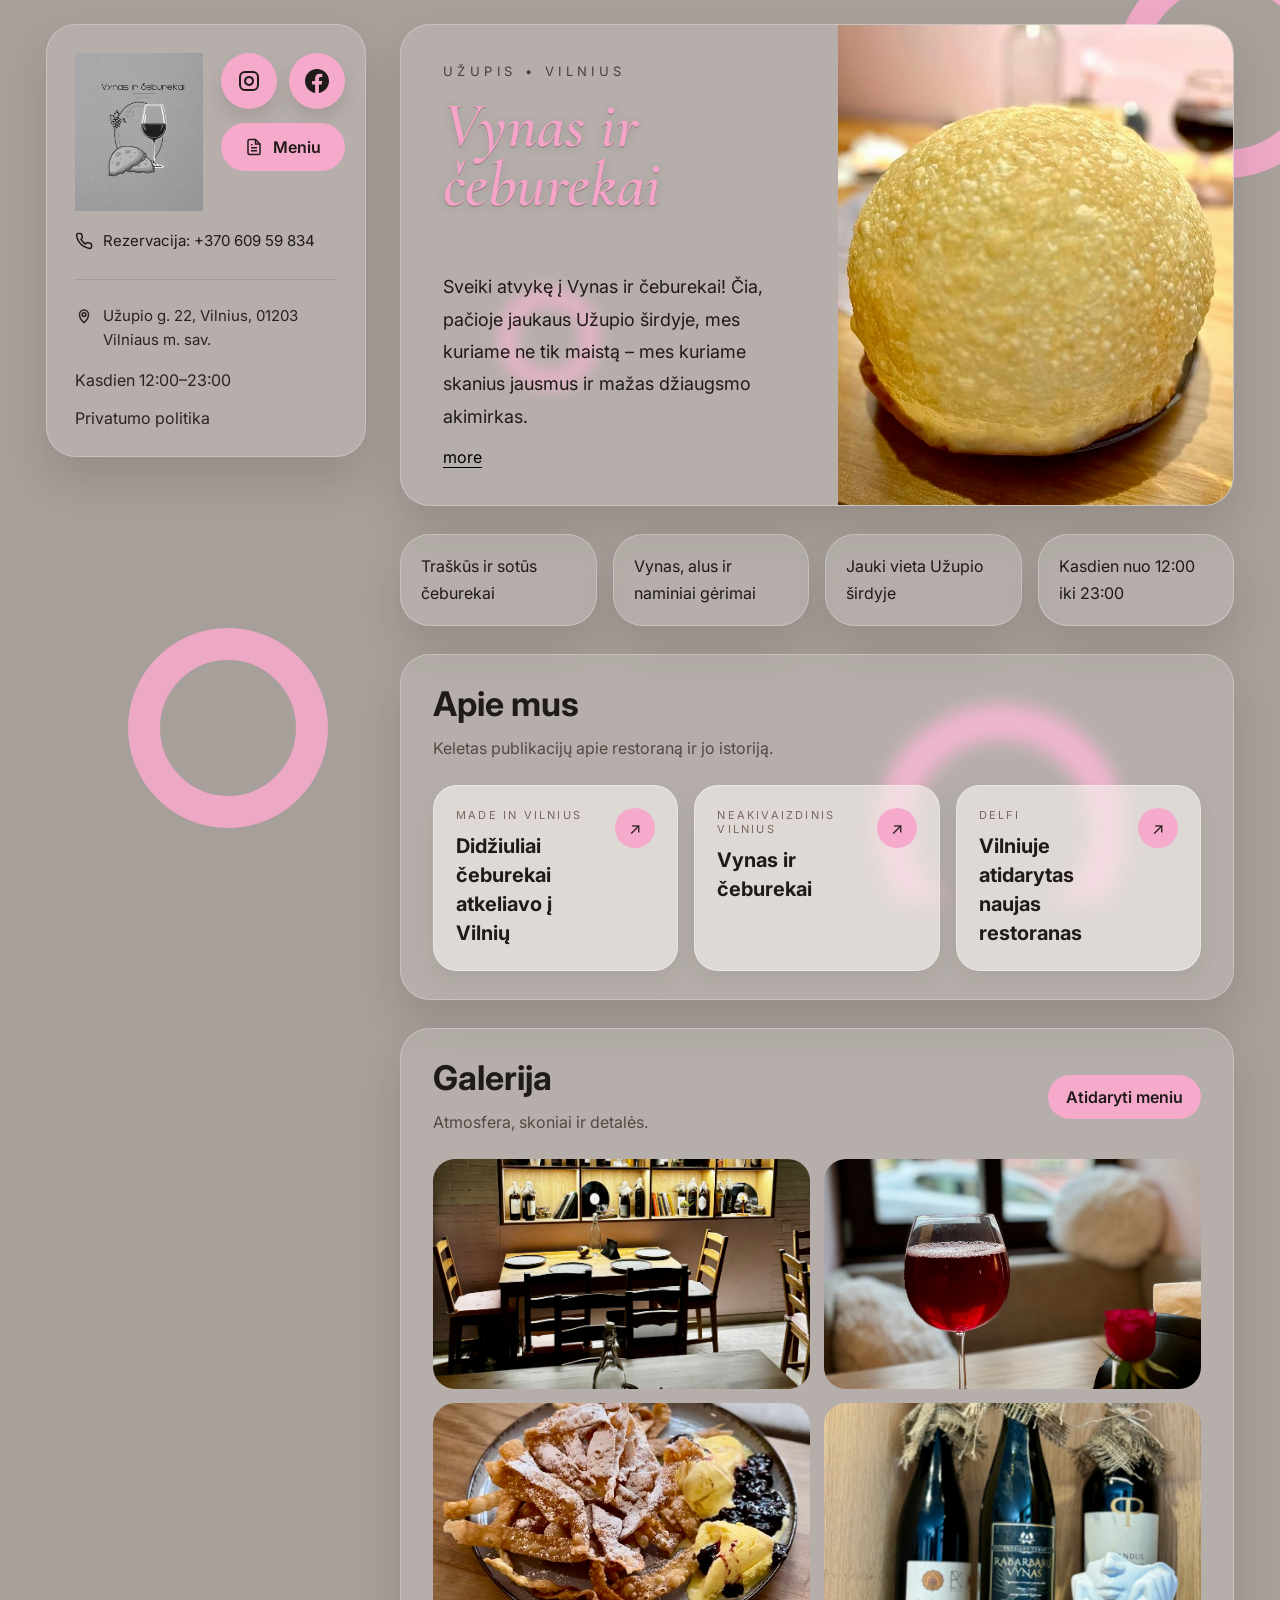
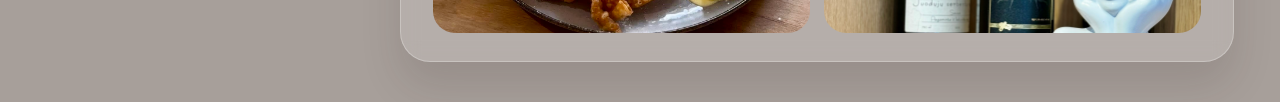
<file: index.html>
<!doctype html>
<html lang="lt">
  <head>
    <meta charset="UTF-8" />
    <meta name="viewport" content="width=device-width, initial-scale=1.0" />
    <title>Vynas ir čeburekai | Užupis, Vilnius</title>
    <meta
      name="description"
      content="Vynas ir čeburekai – jauki vieta Užupio širdyje: traškūs čeburekai, vynas, alus ir naminiai gėrimai. Užupio g. 22, Vilnius. Kasdien 12:00–23:00."
    />
    <link rel="preconnect" href="https://fonts.googleapis.com" />
    <link rel="preconnect" href="https://fonts.gstatic.com" crossorigin />
    <link href="https://fonts.googleapis.com/css2?family=Cormorant+Garamond:ital,wght@0,400;0,500;0,600;1,500&family=Inter:wght@400;500;600;700&display=swap" rel="stylesheet" />
    <link rel="stylesheet" href="style.css" />
  </head>
  <body>
    <div class="background-decor" aria-hidden="true">
      <span class="ring ring-1"></span>
      <span class="ring ring-2"></span>
      <span class="ring ring-3"></span>
      <span class="ring ring-4"></span>
      <span class="ring ring-5"></span>
    </div>

    <div class="page">
      <header class="layout">
        <aside class="sidebar card">
         
         <div class="sidebar-top">
  <img src="logo.png" alt="Vynas ir čeburekai logo" class="logo" />

  <div class="sidebar-top-right">
    <div class="socials">
      <a class="social-btn" href="https://www.instagram.com/vynas_ir_ceburekas_?igsh=MWhxOGYwc2ZreHYxZg%3D%3D&utm_source=qr" target="_blank" rel="noreferrer" aria-label="Instagram">
        <svg viewBox="0 0 24 24" fill="none" stroke="currentColor" stroke-width="2"><rect x="3" y="3" width="18" height="18" rx="5"></rect><path d="M16 11.37A4 4 0 1 1 12.63 8 4 4 0 0 1 16 11.37z"></path><line x1="17.5" y1="6.5" x2="17.51" y2="6.5"></line></svg>
      </a>
      <a class="social-btn" href="https://www.facebook.com/share/1DvEZTbnQq/?mibextid=wwXIfr" target="_blank" rel="noreferrer" aria-label="Facebook">
        <svg viewBox="0 0 24 24" fill="currentColor"><path d="M24 12.07C24 5.4 18.63 0 12 0S0 5.4 0 12.07c0 6.03 4.39 11.03 10.12 11.93v-8.44H7.08v-3.5h3.04V9.41c0-3.03 1.79-4.7 4.53-4.7 1.31 0 2.68.24 2.68.24v2.98h-1.51c-1.49 0-1.95.93-1.95 1.88v2.25h3.32l-.53 3.5h-2.79V24C19.61 23.1 24 18.1 24 12.07Z"></path></svg>
      </a>
    </div>

    <a class="menu-button" href="menu.pdf" target="_blank" rel="noreferrer">
      <svg viewBox="0 0 24 24" fill="none" stroke="currentColor" stroke-width="2"><path d="M14 2H6a2 2 0 0 0-2 2v16a2 2 0 0 0 2 2h12a2 2 0 0 0 2-2V8z"></path><path d="M14 2v6h6"></path><path d="M16 13H8"></path><path d="M16 17H8"></path><path d="M10 9H8"></path></svg>
      Meniu
    </a>
  </div>
</div>

<div class="sidebar-actions">
  <a class="phone-link" href="tel:+37060959834">
    <svg viewBox="0 0 24 24" fill="none" stroke="currentColor" stroke-width="2"><path d="M22 16.92v3a2 2 0 0 1-2.18 2 19.8 19.8 0 0 1-8.63-3.07 19.5 19.5 0 0 1-6-6A19.8 19.8 0 0 1 2.12 4.18 2 2 0 0 1 4.11 2h3a2 2 0 0 1 2 1.72c.12.9.33 1.78.62 2.62a2 2 0 0 1-.45 2.11L8 9.91a16 16 0 0 0 6.09 6.09l1.46-1.28a2 2 0 0 1 2.11-.45c.84.29 1.72.5 2.62.62A2 2 0 0 1 22 16.92Z"></path></svg>
    Rezervacija: +370 609 59 834
  </a>
</div>

          <div class="sidebar-footer">
            <a class="address-link" href="https://maps.google.com/?q=Užupio+g.+22,+Vilnius,+01203" target="_blank" rel="noreferrer">
              <svg viewBox="0 0 24 24" fill="none" stroke="currentColor" stroke-width="2"><path d="M12 21s-6-5.33-6-11a6 6 0 1 1 12 0c0 5.67-6 11-6 11Z"></path><circle cx="12" cy="10" r="2.5"></circle></svg>
              <span>Užupio g. 22, Vilnius, 01203 Vilniaus m. sav.</span>
            </a>
            <p>Kasdien 12:00–23:00</p>
             <p class="privacy-link-wrap">
    <a href="privatumo-politika.html" class="privacy-link">Privatumo politika</a>
  </p>          
          </div>
        </aside>

        <main class="content">
          <section class="hero card">
            <div class="hero-text">
              <p class="eyebrow">UŽUPIS • VILNIUS</p>
              <h1>Vynas ir čeburekai</h1>
              <p id="introText" class="intro-text short">
                Sveiki atvykę į Vynas ir čeburekai! Čia, pačioje jaukaus Užupio širdyje, mes kuriame ne tik maistą – mes kuriame skanius jausmus ir mažas džiaugsmo akimirkas.
              </p>
              <button id="toggleText" class="more-button" type="button">more</button>
            </div>
            <div class="hero-image-wrap">
              <img src="images/hero-cheburek.jpg" alt="Didelis išpūstas čeburekas" class="hero-image" />
            </div>
          </section>

          <section class="highlights">
            <div class="highlight card">Traškūs ir sotūs čeburekai</div>
            <div class="highlight card">Vynas, alus ir naminiai gėrimai</div>
            <div class="highlight card">Jauki vieta Užupio širdyje</div>
            <div class="highlight card">Kasdien nuo 12:00 iki 23:00</div>
          </section>

          <section class="card section-card">
            <h2>Apie mus</h2>
            <p class="section-intro">Keletas publikacijų apie restoraną ir jo istoriją.</p>
            <div class="press-grid">
              <a class="press-card" href="https://madeinvilnius.lt/maistas/nauja-vietele/didziuliai-ceburekai-atkeliavo-i-vilniu-vieneto-kaina-gali-nustebinti/" target="_blank" rel="noreferrer">
                <div>
                  <p class="press-source">Made in Vilnius</p>
                  <h3>Didžiuliai čeburekai atkeliavo į Vilnių</h3>
                </div>
                <span class="link-icon">↗</span>
              </a>
              <a class="press-card" href="https://neakivaizdinisvilnius.lt/en/leisure/vynas-ir-ceburekai/" target="_blank" rel="noreferrer">
                <div>
                  <p class="press-source">Neakivaizdinis Vilnius</p>
                  <h3>Vynas ir čeburekai</h3>
                </div>
                <span class="link-icon">↗</span>
              </a>
              <a class="press-card" href="https://www.delfi.lt/maistas/kur-pavalgyti/vilniuje-atidarytas-naujas-restoranas-kur-galima-paragauti-milzinisku-cebureku-stebina-ne-tik-dydis-bet-ir-kaina-120036970" target="_blank" rel="noreferrer">
                <div>
                  <p class="press-source">Delfi</p>
                  <h3>Vilniuje atidarytas naujas restoranas</h3>
                </div>
                <span class="link-icon">↗</span>
              </a>
            </div>
          </section>

          <section class="card section-card">
            <div class="section-head">
              <div>
                <h2>Galerija</h2>
                <p class="section-intro">Atmosfera, skoniai ir detalės.</p>
              </div>
              <a class="menu-button menu-button-small" href="menu.pdf" target="_blank" rel="noreferrer">Atidaryti meniu</a>
            </div>
            <div class="gallery-grid">
              <img src="images/interior-shelf.jpg" alt="Interjeras" />
              <img src="images/wine-glass.jpg" alt="Taurė vyno" />
              <img src="images/sweet-cheburek.jpg" alt="Saldus čeburekas" />
              <img src="images/decor-bottles.jpg" alt="Dekoro detalės" />
            </div>
          </section>
        </main>
      </header>
    </div>

    <script src="script.js"></script>
  </body>
</html>
</file>
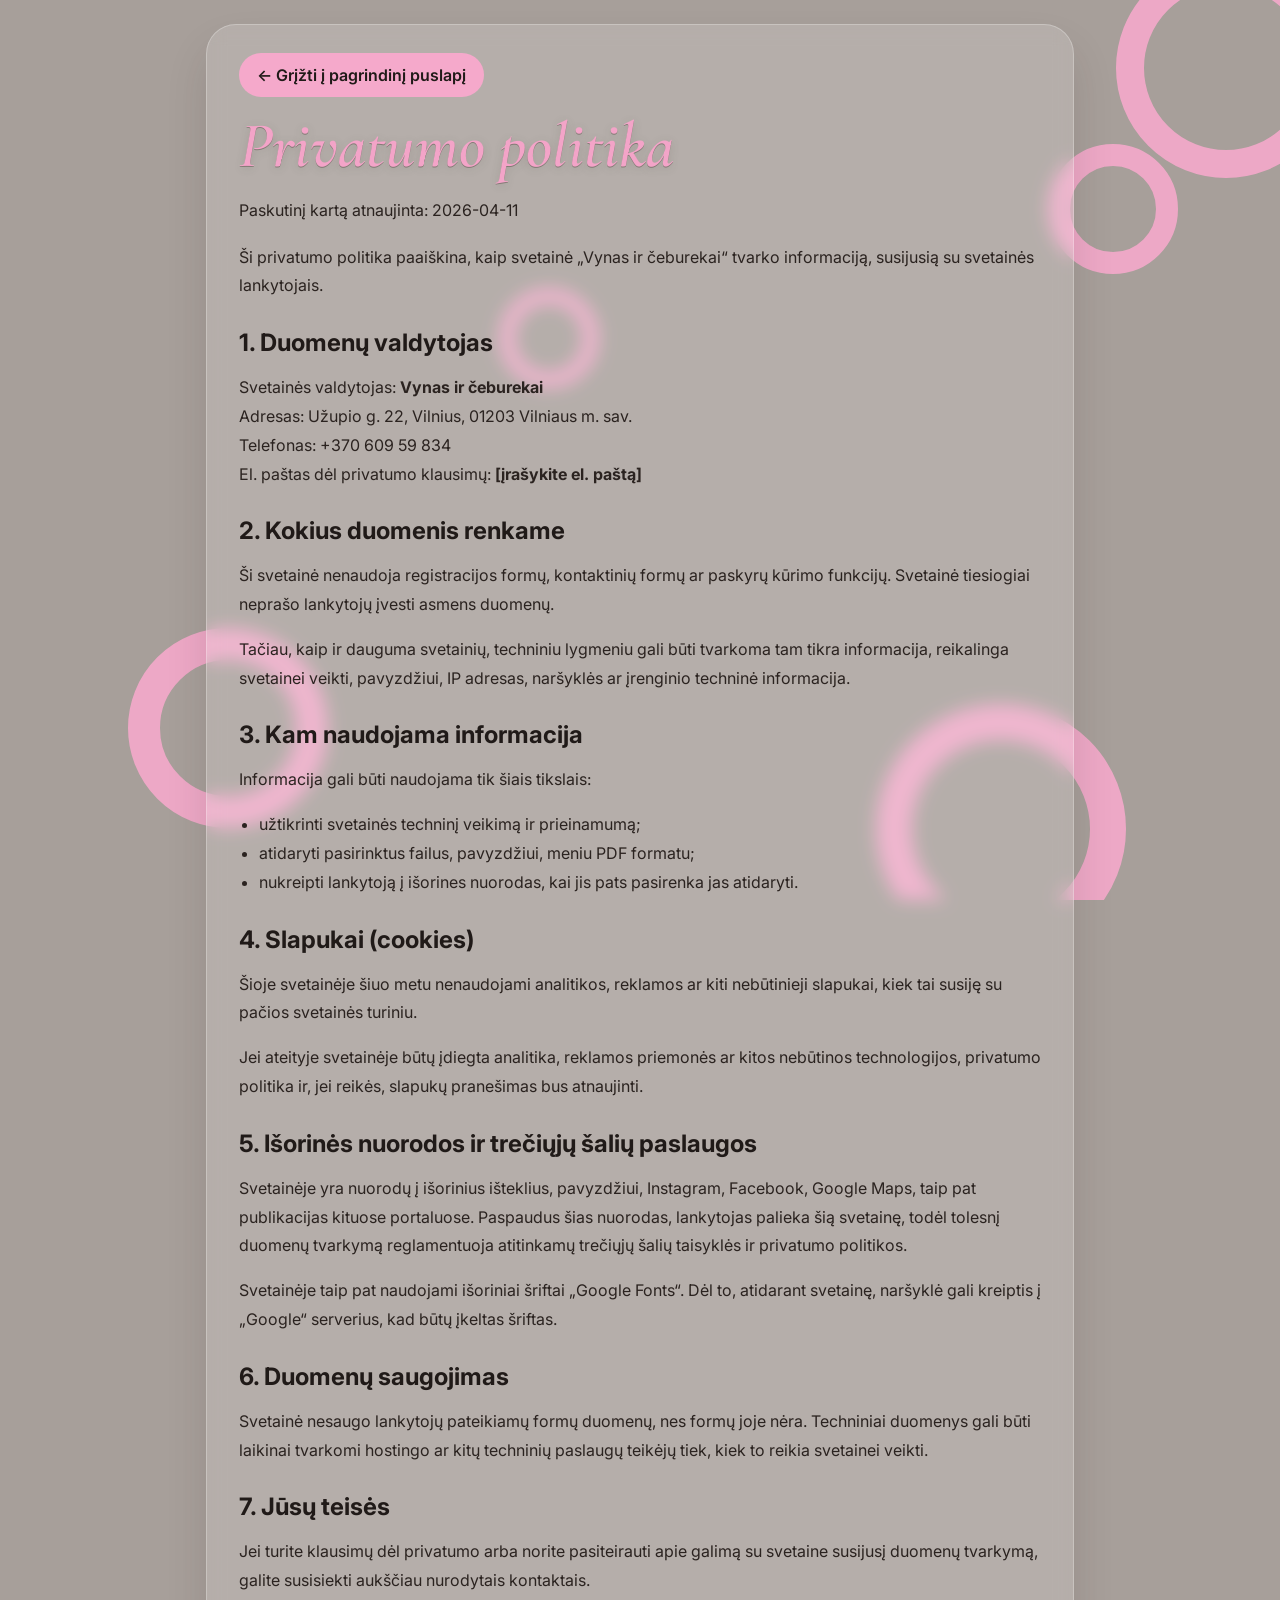
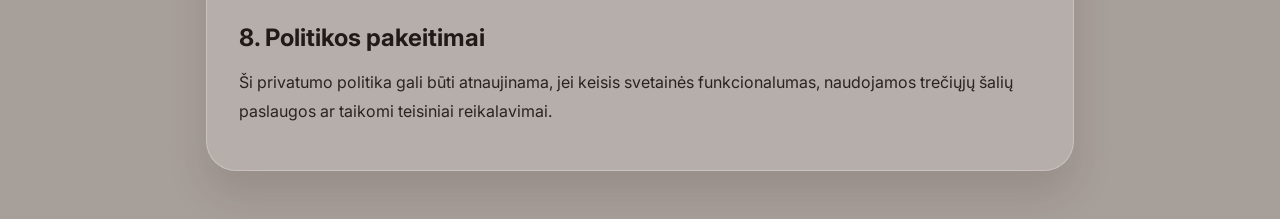
<file: privatumo-politika.html>
<!doctype html>
<html lang="lt">
  <head>
    <meta charset="UTF-8" />
    <meta name="viewport" content="width=device-width, initial-scale=1.0" />
    <title>Privatumo politika | Vynas ir čeburekai</title>
    <meta
      name="description"
      content="Privatumo politika svetainei Vynas ir čeburekai."
    />
    <link rel="preconnect" href="https://fonts.googleapis.com" />
    <link rel="preconnect" href="https://fonts.gstatic.com" crossorigin />
    <link
      href="https://fonts.googleapis.com/css2?family=Cormorant+Garamond:ital,wght@0,400;0,500;0,600;1,500&family=Inter:wght@400;500;600;700&display=swap"
      rel="stylesheet"
    />
    <link rel="stylesheet" href="style.css" />
    <style>
      .policy-page {
        max-width: 900px;
        margin: 0 auto;
        padding: 24px 16px 48px;
        position: relative;
        z-index: 1;
      }

      .policy-card {
        padding: 28px 32px;
      }

      .policy-card h1 {
        margin: 0 0 18px;
        font-family: "Cormorant Garamond", serif;
        font-style: italic;
        font-weight: 600;
        font-size: clamp(42px, 6vw, 64px);
        line-height: 0.98;
        color: #f3a4c8;
        text-shadow:
          0 1px 0 rgba(77, 64, 59, 0.45),
          0 2px 10px rgba(77, 64, 59, 0.18);
      }

      .policy-card h2 {
        margin: 28px 0 10px;
        font-size: 24px;
      }

      .policy-card p,
      .policy-card li {
        line-height: 1.8;
        color: #2b2320;
      }

      .policy-card ul {
        padding-left: 20px;
        margin: 12px 0;
      }

      .policy-meta {
        color: #544944;
        margin-bottom: 18px;
      }

      .back-link {
        display: inline-flex;
        align-items: center;
        gap: 10px;
        margin-bottom: 18px;
        padding: 12px 18px;
        background: #f5a9cb;
        border-radius: 999px;
        font-weight: 600;
      }

      @media (max-width: 640px) {
        .policy-card {
          padding: 22px;
        }
      }
    </style>
  </head>
  <body>
    <div class="background-decor" aria-hidden="true">
      <span class="ring ring-1"></span>
      <span class="ring ring-2"></span>
      <span class="ring ring-3"></span>
      <span class="ring ring-4"></span>
      <span class="ring ring-5"></span>
    </div>

    <main class="policy-page">
      <section class="card policy-card">
        <a href="index.html" class="back-link">← Grįžti į pagrindinį puslapį</a>

        <h1>Privatumo politika</h1>
        <p class="policy-meta">Paskutinį kartą atnaujinta: 2026-04-11</p>

        <p>
          Ši privatumo politika paaiškina, kaip svetainė „Vynas ir čeburekai“
          tvarko informaciją, susijusią su svetainės lankytojais.
        </p>

        <h2>1. Duomenų valdytojas</h2>
        <p>
          Svetainės valdytojas: <strong>Vynas ir čeburekai</strong><br />
          Adresas: Užupio g. 22, Vilnius, 01203 Vilniaus m. sav.<br />
          Telefonas: +370 609 59 834<br />
          El. paštas dėl privatumo klausimų: <strong>[įrašykite el. paštą]</strong>
        </p>

        <h2>2. Kokius duomenis renkame</h2>
        <p>
          Ši svetainė nenaudoja registracijos formų, kontaktinių formų ar
          paskyrų kūrimo funkcijų. Svetainė tiesiogiai neprašo lankytojų įvesti
          asmens duomenų.
        </p>
        <p>
          Tačiau, kaip ir dauguma svetainių, techniniu lygmeniu gali būti
          tvarkoma tam tikra informacija, reikalinga svetainei veikti, pavyzdžiui,
          IP adresas, naršyklės ar įrenginio techninė informacija.
        </p>

        <h2>3. Kam naudojama informacija</h2>
        <p>Informacija gali būti naudojama tik šiais tikslais:</p>
        <ul>
          <li>užtikrinti svetainės techninį veikimą ir prieinamumą;</li>
          <li>atidaryti pasirinktus failus, pavyzdžiui, meniu PDF formatu;</li>
          <li>nukreipti lankytoją į išorines nuorodas, kai jis pats pasirenka jas atidaryti.</li>
        </ul>

        <h2>4. Slapukai (cookies)</h2>
        <p>
          Šioje svetainėje šiuo metu nenaudojami analitikos, reklamos ar kiti
          nebūtinieji slapukai, kiek tai susiję su pačios svetainės turiniu.
        </p>
        <p>
          Jei ateityje svetainėje būtų įdiegta analitika, reklamos priemonės ar
          kitos nebūtinos technologijos, privatumo politika ir, jei reikės,
          slapukų pranešimas bus atnaujinti.
        </p>

        <h2>5. Išorinės nuorodos ir trečiųjų šalių paslaugos</h2>
        <p>
          Svetainėje yra nuorodų į išorinius išteklius, pavyzdžiui, Instagram,
          Facebook, Google Maps, taip pat publikacijas kituose portaluose.
          Paspaudus šias nuorodas, lankytojas palieka šią svetainę, todėl tolesnį
          duomenų tvarkymą reglamentuoja atitinkamų trečiųjų šalių taisyklės ir
          privatumo politikos.
        </p>
        <p>
          Svetainėje taip pat naudojami išoriniai šriftai „Google Fonts“. Dėl to,
          atidarant svetainę, naršyklė gali kreiptis į „Google“ serverius, kad
          būtų įkeltas šriftas.
        </p>

        <h2>6. Duomenų saugojimas</h2>
        <p>
          Svetainė nesaugo lankytojų pateikiamų formų duomenų, nes formų joje nėra.
          Techniniai duomenys gali būti laikinai tvarkomi hostingo ar kitų
          techninių paslaugų teikėjų tiek, kiek to reikia svetainei veikti.
        </p>

        <h2>7. Jūsų teisės</h2>
        <p>
          Jei turite klausimų dėl privatumo arba norite pasiteirauti apie galimą
          su svetaine susijusį duomenų tvarkymą, galite susisiekti aukščiau
          nurodytais kontaktais.
        </p>

        <h2>8. Politikos pakeitimai</h2>
        <p>
          Ši privatumo politika gali būti atnaujinama, jei keisis svetainės
          funkcionalumas, naudojamos trečiųjų šalių paslaugos ar taikomi teisiniai
          reikalavimai.
        </p>
      </section>
    </main>
  </body>
</html>
</file>
<file: style.css>
:root {
  --bg: #a79f9a;
  --card: rgba(255,255,255,0.16);
  --card-strong: rgba(243,238,233,0.68);
  --text: #201a18;
  --muted: #544944;
  --line: rgba(255,255,255,0.26);
  --pink: #f5a9cb;
  --pink-hover: #f7b8d3;
  --shadow: 0 24px 40px rgba(47, 33, 28, 0.13);
  --radius: 30px;
}

* { box-sizing: border-box; }
html { scroll-behavior: smooth; }
body {
  margin: 0;
  font-family: "Inter", system-ui, sans-serif;
  background: var(--bg);
  color: var(--text);
  min-height: 100vh;
}

a { color: inherit; text-decoration: none; }
button { font: inherit; }
img { display: block; max-width: 100%; }

.background-decor {
  position: fixed;
  inset: 0;
  overflow: hidden;
  pointer-events: none;
}
.ring {
  position: absolute;
  border-radius: 999px;
  border: 28px solid var(--pink);
  opacity: 0.9;
}
.ring-1 { width: 220px; height: 220px; top: -42px; right: -56px; }
.ring-2 { width: 100px; height: 100px; top: 32%; left: 39%; border-width: 16px; }
.ring-3 { width: 130px; height: 130px; top: 16%; right: 8%; border-width: 22px; }
.ring-4 { width: 200px; height: 200px; bottom: 8%; left: 10%; border-width: 32px; }
.ring-5 { width: 250px; height: 250px; bottom: -54px; right: 12%; border-width: 36px; }

.page {
  position: relative;
  z-index: 1;
  max-width: 1220px;
  margin: 0 auto;
  padding: 24px 16px 40px;
}
.layout {
  display: grid;
  grid-template-columns: 320px 1fr;
  gap: 34px;
  align-items: start;
}
.card {
  background: var(--card);
  border: 1px solid var(--line);
  box-shadow: var(--shadow);
  backdrop-filter: blur(9px);
  -webkit-backdrop-filter: blur(9px);
  border-radius: var(--radius);
}
.sidebar {
  position: sticky;
  top: 24px;
  padding: 28px;
}
.logo {
  width: 128px;
  height: auto;
  }
  .sidebar-top {
  display: flex;
  align-items: flex-start;
  justify-content: space-between;
  gap: 18px;
}

.sidebar-top-right {
  display: flex;
  flex-direction: column;
  align-items: flex-start;
  gap: 14px;
  flex: 1;
}

.sidebar-top-right .menu-button {
  width: 100%;
  justify-content: center;
}
.socials {
  display: flex;
  gap: 12px;
  margin-top: 0;
}
.social-btn {
  width: 56px;
  height: 56px;
  border-radius: 999px;
  display: inline-flex;
  align-items: center;
  justify-content: center;
  background: var(--pink);
  box-shadow: 0 10px 18px rgba(47, 33, 28, 0.12);
  transition: transform .2s ease, background .2s ease;
}
.social-btn:hover { background: var(--pink-hover); transform: translateY(-1px); }
.social-btn svg { width: 24px; height: 24px; }
.sidebar-actions { margin-top: 18px; display: grid; gap: 16px; }
.menu-button {
  display: inline-flex;
  align-items: center;
  gap: 10px;
  width: fit-content;
  padding: 14px 24px;
  background: var(--pink);
  border-radius: 999px;
  font-weight: 600;
  transition: background .2s ease, transform .2s ease;
}
.menu-button:hover { background: var(--pink-hover); transform: translateY(-1px); }
.menu-button svg { width: 18px; height: 18px; }
.phone-link,
.address-link {
  display: flex;
  gap: 10px;
  align-items: flex-start;
  font-size: 15px;
  line-height: 1.6;
}
.phone-link svg,
.address-link svg { width: 18px; height: 18px; margin-top: 3px; flex: 0 0 auto; }
.sidebar-footer {
  margin-top: 26px;
  padding-top: 24px;
  border-top: 1px solid rgba(32,26,24,.12);
  color: #2b2320;
}
.sidebar-footer p { margin: 18px 0 0; }
.content { display: grid; gap: 28px; }
.hero {
  overflow: hidden;
  display: grid;
  grid-template-columns: 1.05fr 0.95fr;
  min-height: 360px;
}
.hero-text {
  padding: 38px 42px;
  display: flex;
  flex-direction: column;
  justify-content: center;
}
.eyebrow {
  margin: 0 0 18px;
  font-size: 13px;
  letter-spacing: 0.34em;
  color: #4b403b;
}
.hero h1 {
  margin: 0;
  font-family: "Cormorant Garamond", serif;
  font-style: italic;
  font-weight: 600;
  font-size: clamp(56px, 5vw, 76px);
  line-height: 0.92;
  color: #f3a4c8;
  text-shadow:
    0 1px 0 rgba(77, 64, 59, 0.45),
    0 2px 10px rgba(77, 64, 59, 0.18);
}
.intro-text {
  margin: 24px 0 0;
  max-width: 720px;
  font-size: 18px;
  line-height: 1.8;
  white-space: pre-line;
}
.more-button {
  margin-top: 14px;
  align-self: flex-start;
  background: transparent;
  border: 0;
  padding: 0;
  text-decoration: underline;
  text-underline-offset: 4px;
  cursor: pointer;
}
.hero-image-wrap {
  position: relative;
  min-height: 100%;
}
.hero-image {
  width: 100%;
  height: 100%;
  object-fit: cover;
  object-position: center;
}
.highlights {
  display: grid;
  grid-template-columns: repeat(4, minmax(0, 1fr));
  gap: 16px;
}
.highlight {
  padding: 18px 20px;
  line-height: 1.7;
}
.section-card { padding: 28px 32px; }
.section-head {
  display: flex;
  align-items: center;
  justify-content: space-between;
  gap: 18px;
  flex-wrap: wrap;
}
.section-card h2 {
  margin: 0;
  font-size: 34px;
}
.section-intro {
  margin: 10px 0 0;
  color: var(--muted);
  line-height: 1.8;
}
.press-grid {
  margin-top: 22px;
  display: grid;
  grid-template-columns: repeat(3, minmax(0, 1fr));
  gap: 16px;
}
.press-card {
  display: flex;
  justify-content: space-between;
  gap: 14px;
  padding: 22px;
  border-radius: 24px;
  background: var(--card-strong);
  border: 1px solid rgba(255,255,255,.35);
  box-shadow: 0 10px 24px rgba(47, 33, 28, 0.08);
  transition: transform .2s ease;
}
.press-card:hover { transform: translateY(-2px); }
.press-source {
  margin: 0;
  font-size: 11px;
  text-transform: uppercase;
  letter-spacing: 0.2em;
  color: #7a6662;
}
.press-card h3 {
  margin: 10px 0 0;
  font-size: 20px;
  line-height: 1.45;
}
.link-icon {
  width: 40px;
  height: 40px;
  border-radius: 999px;
  display: inline-flex;
  align-items: center;
  justify-content: center;
  background: var(--pink);
  flex: 0 0 auto;
}
.gallery-grid {
  margin-top: 22px;
  display: grid;
  grid-template-columns: repeat(2, minmax(0, 1fr));
  gap: 14px;
}
.gallery-grid img {
  width: 100%;
  height: 230px;
  object-fit: cover;
  border-radius: 22px;
  transition: transform .35s ease;
}
.gallery-grid img:hover { transform: scale(1.02); }
.menu-button-small { padding: 12px 18px; }

@media (max-width: 1024px) {
  .layout { grid-template-columns: 1fr; }
  .sidebar { position: static; }
  .hero { grid-template-columns: 1fr; }
  .hero-text { padding-bottom: 24px; }
  .hero-image-wrap { height: 340px; }
  .highlights { grid-template-columns: repeat(2, minmax(0, 1fr)); }
  .press-grid { grid-template-columns: 1fr; }
}

@media (max-width: 640px) {
  .page { padding: 16px 12px 32px; }
  .sidebar { padding: 22px; }
  .logo { width: 112px; }
  .hero-text { padding: 28px 22px 20px; }
  .eyebrow { margin-bottom: 14px; }
  .hero h1 { font-size: 56px; }
  .intro-text { font-size: 17px; line-height: 1.75; }
  .hero-image-wrap { height: 260px; }
  .highlights { grid-template-columns: 1fr; }
  .section-card { padding: 22px; }
  .section-card h2 { font-size: 30px; }
  .gallery-grid { grid-template-columns: 1fr 1fr; gap: 10px; }
  .gallery-grid img { height: 160px; }
  .ring-1 { width: 170px; height: 170px; }
  .ring-4 { width: 140px; height: 140px; }
  .ring-5 { width: 180px; height: 180px; }
    .sidebar-top {
    align-items: center;
  }

  .sidebar-top-right {
    gap: 12px;
  }

  .sidebar-top-right .menu-button {
    padding: 12px 18px;
  }

  .social-btn {
    width: 52px;
    height: 52px;
  }

  .hero h1 {
    font-size: 60px;
    text-shadow:
      0 1px 0 rgba(77, 64, 59, 0.55),
      0 2px 14px rgba(77, 64, 59, 0.22);
  }

  .ring-2,
  .ring-3 {
    opacity: 0.35;
  }
  .privacy-link-wrap {
  margin: 14px 0 0;
}

.privacy-link {
  text-decoration: underline;
  text-underline-offset: 4px;
}
}
</file>
